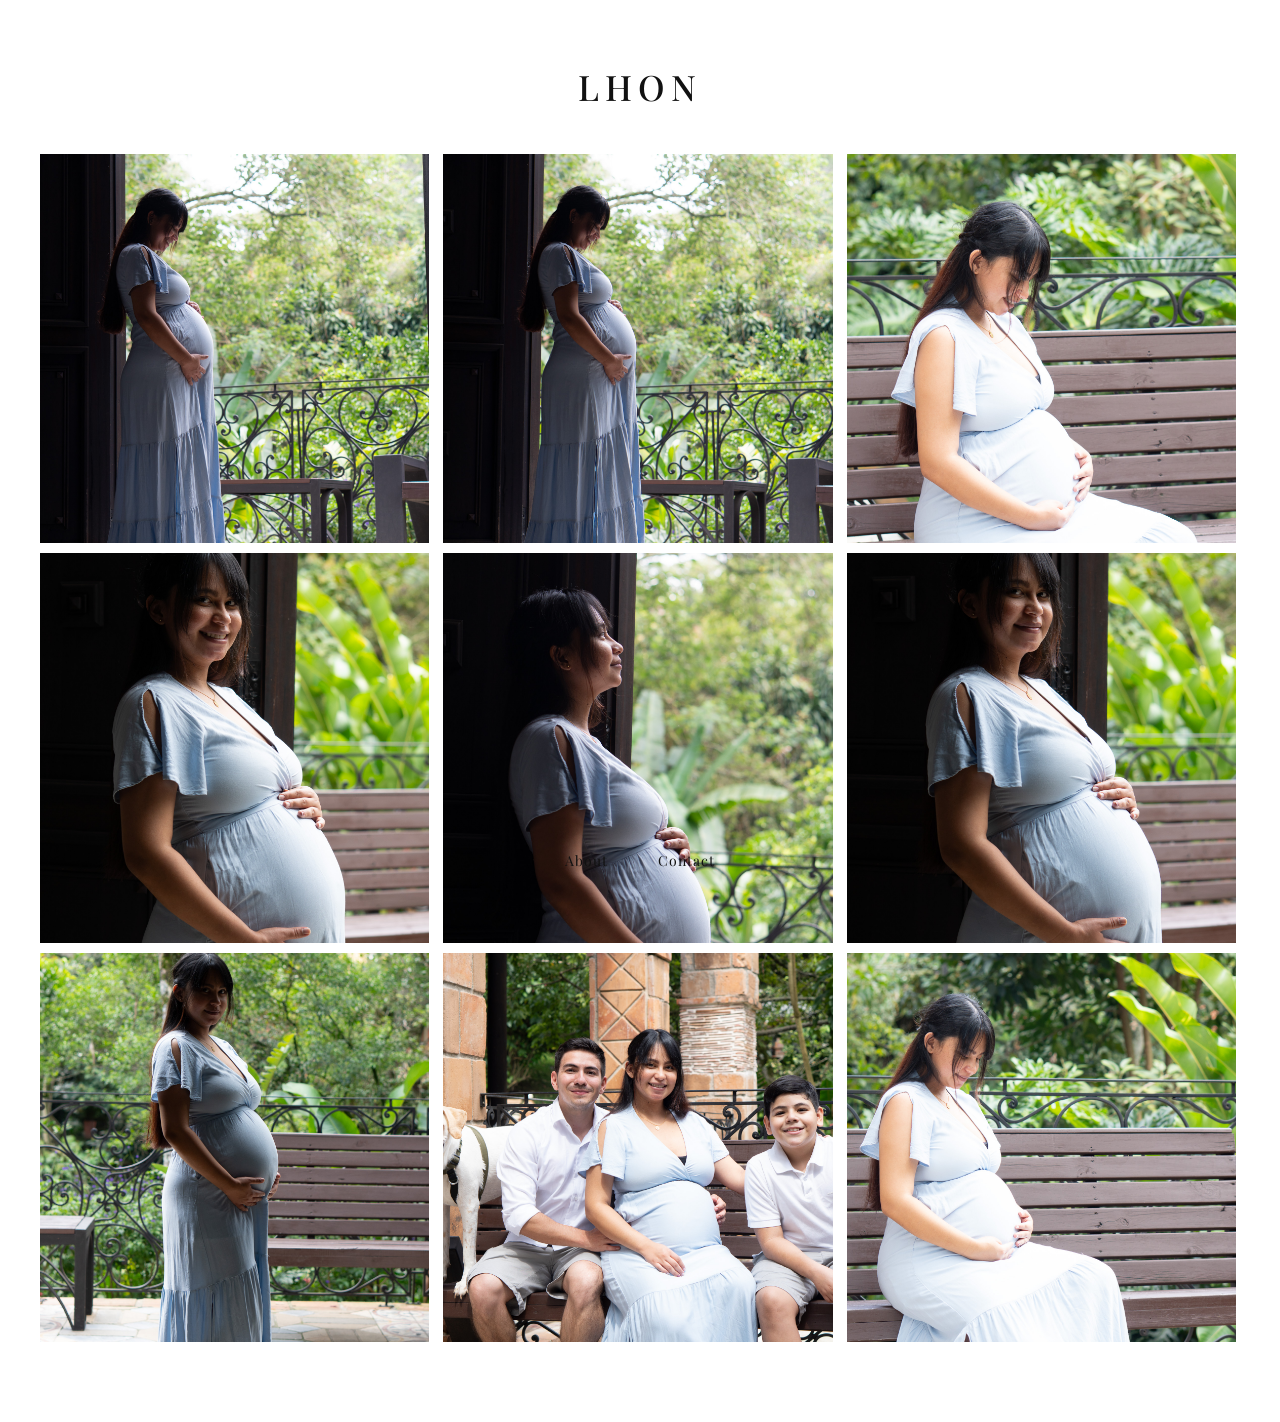
<file: index.html>
<!DOCTYPE html>
<html lang="es">
<head>
  <meta charset="UTF-8">
  <meta name="viewport" content="width=device-width, initial-scale=1.0">
  <title>LHON</title>

  <!-- Tipografía editorial -->
  <link href="https://fonts.googleapis.com/css2?family=Playfair+Display:wght@400;600&family=Inter:wght@300;400&display=swap" rel="stylesheet">

  <link rel="stylesheet" href="css/styles.css">
</head>

<body>

  <header class="header">
    <h1>LHON</h1>
  </header>

  <!-- GRID DINÁMICO -->
  <main class="gallery" id="grid"></main>

  <!-- LIGHTBOX -->
  <div class="lightbox" id="lightbox">
    <img id="lightbox-img" />
  </div>

  <!-- FOOTER MINIMAL -->
  <footer>
    <a href="/about/">About</a>
    <a href="/contact/">Contact</a>
  </footer>

  <script src="js/script.js"></script>

</body>
</html>
</file>
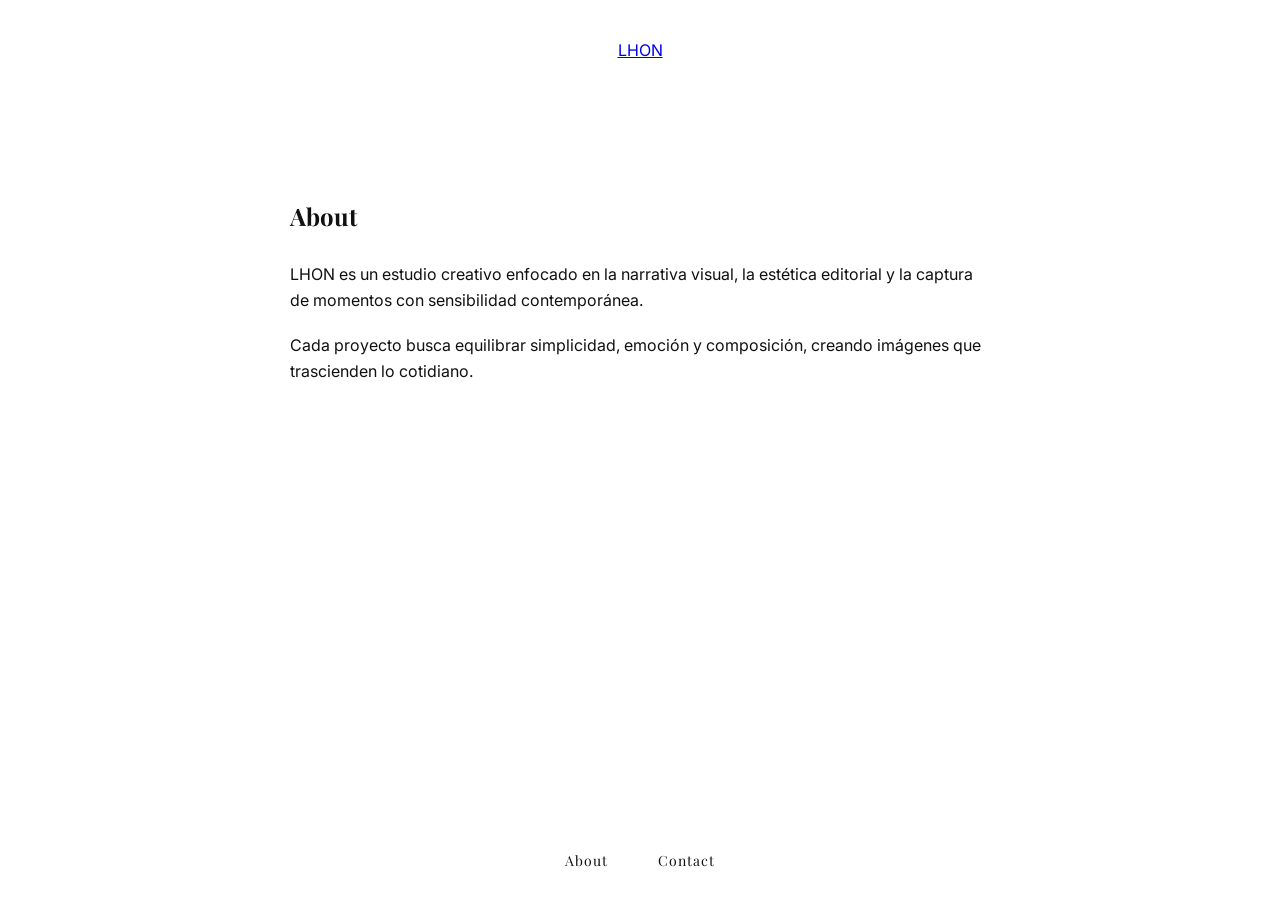
<file: about/index.html>
<!DOCTYPE html>
<html lang="es">
<head>
  <meta charset="UTF-8">
  <meta name="viewport" content="width=device-width, initial-scale=1.0">
  <title>About - LHON</title>

  <link href="https://fonts.googleapis.com/css2?family=Playfair+Display&family=Inter&display=swap" rel="stylesheet">
  <link rel="stylesheet" href="../css/styles.css">
</head>

<body>

<header class="header">
<a href="../index.html">LHON</a></header>

<main class="page">

  <section class="about">
    <h2>About</h2>
    <p>
      LHON es un estudio creativo enfocado en la narrativa visual, la estética editorial
      y la captura de momentos con sensibilidad contemporánea.
    </p>

    <p>
      Cada proyecto busca equilibrar simplicidad, emoción y composición,
      creando imágenes que trascienden lo cotidiano.
    </p>
  </section>

</main>

<footer>
  <a href="/about/">About</a>
  <a href="/contact/">Contact</a>
</footer>

</body>
</html>
</file>
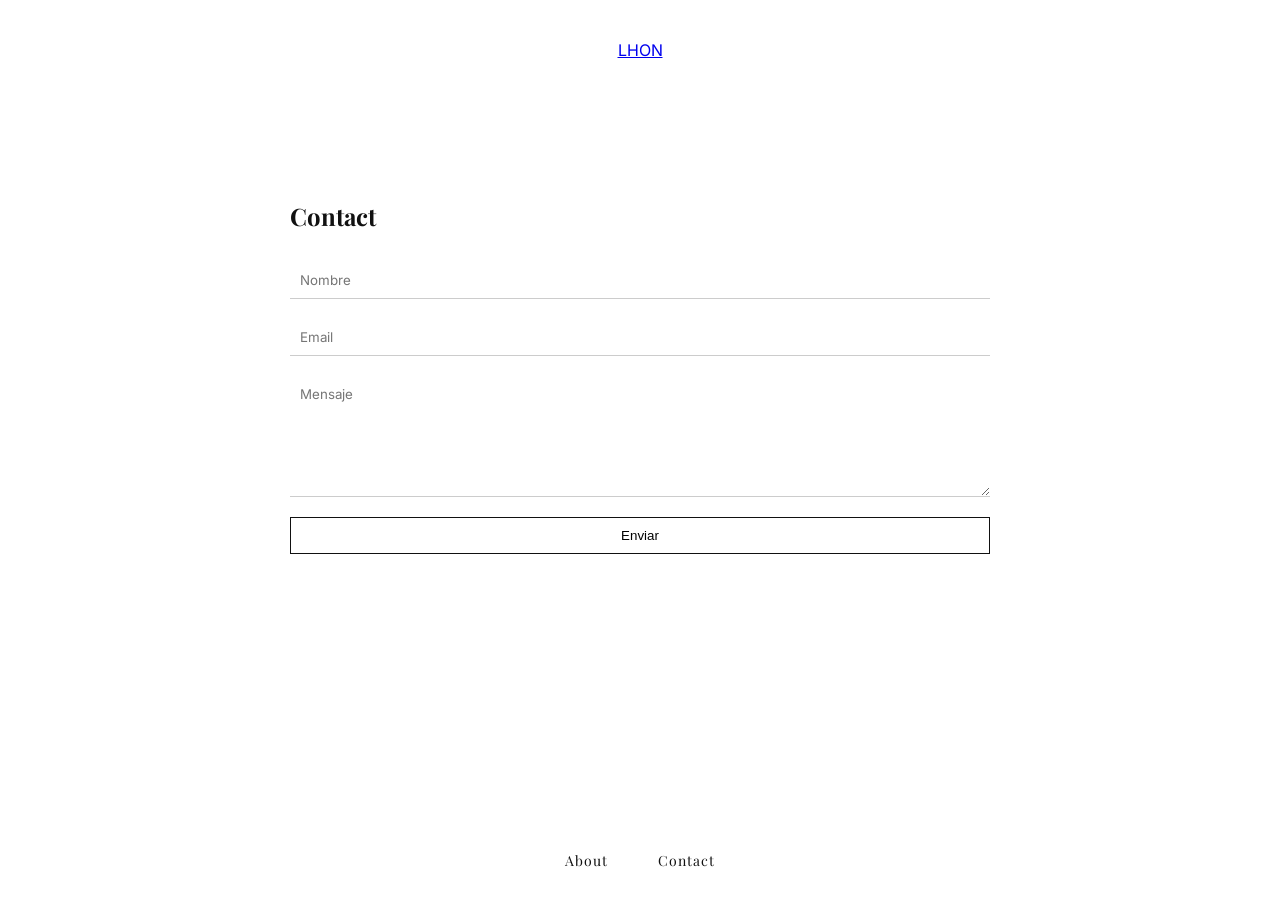
<file: contact/index.html>
<!DOCTYPE html>
<html lang="es">
<head>
  <meta charset="UTF-8">
  <meta name="viewport" content="width=device-width, initial-scale=1.0">
  <title>Contact - LHON</title>

  <link href="https://fonts.googleapis.com/css2?family=Playfair+Display&family=Inter&display=swap" rel="stylesheet">
  <link rel="stylesheet" href="../css/styles.css">
</head>

<body>

<header class="header">
<a href="../index.html">LHON</a></header>

<main class="page">

  <section class="contact">
    <h2>Contact</h2>

    <form action="https://formspree.io/f/mrerjkka" method="POST">

      <input type="text" name="name" placeholder="Nombre" required>

      <input type="email" name="email" placeholder="Email" required>

      <textarea name="message" placeholder="Mensaje" required></textarea>

      <button type="submit">Enviar</button>

    </form>
  </section>

</main>

<footer>
  <a href="/about/">About</a>
  <a href="/contact/">Contact</a>
</footer>

</body>
</html>
</file>
<file: css/styles.css>
body {
  margin: 0;
  background: #ffffff;
  color: #111;
  font-family: 'Inter', sans-serif;
}

/* HEADER */
.header {
  padding: 40px 0 20px;
  text-align: center;
}

.header h1 {
  font-family: 'Playfair Display', serif;
  font-size: 35px;
  letter-spacing: 6px;
  font-weight: 500;
  text-transform: uppercase;
}

/* GRID */
.gallery {
  display: grid;
  grid-template-columns: repeat(3, 1fr);
  gap: 10px;
  padding: 0 40px 80px;
}

.gallery img {
  width: 99%;
  aspect-ratio: 1 / 1;
  object-fit: cover;
  cursor: pointer;
  opacity: 0;
  transform: scale(1.03);
  transition: 
    opacity 0.8s ease,
    transform 1.2s ease;
}

.gallery img.loaded {
  opacity: 1;
  transform: scale(1);
}

.gallery img:hover {
  transform: scale(1.02);
}

/* LIGHTBOX */
.lightbox {
  position: fixed;
  top: 0;
  left: 0;
  width: 100%;
  height: 100%;
  background: rgba(10,10,10,0.95);
  display: none;
  align-items: center;
  justify-content: center;
}

.lightbox img {
  max-width: 85%;
  max-height: 85%;
}

/* FOOTER */
footer {
  position: fixed;
  bottom: 30px;
  width: 100%;
  display: flex;
  justify-content: center;
  gap: 50px;
  font-family: 'Playfair Display', serif;
}

footer a {
  text-decoration: none;
  color: #111;
  font-size: 14px;
  letter-spacing: 1px;
}

/* PÁGINAS INTERNAS */
.page {
  max-width: 700px;
  margin: 120px auto;
  padding: 0 20px;
}

.page h2 {
  font-family: 'Playfair Display', serif;
  margin-bottom: 30px;
}

/* ABOUT */
.about p {
  line-height: 1.6;
  margin-bottom: 20px;
}

/* FORMULARIO */
.contact form {
  display: flex;
  flex-direction: column;
  gap: 20px;
}

.contact input,
.contact textarea {
  border: none;
  border-bottom: 1px solid #ccc;
  padding: 10px;
  font-family: 'Inter', sans-serif;
  background: transparent;
}

.contact textarea {
  min-height: 100px;
}

.contact button {
  background: none;
  border: 1px solid #111;
  padding: 10px;
  cursor: pointer;
  transition: 0.3s;
}

.contact button:hover {
  background: #111;
  color: #fff;
}
</file>
